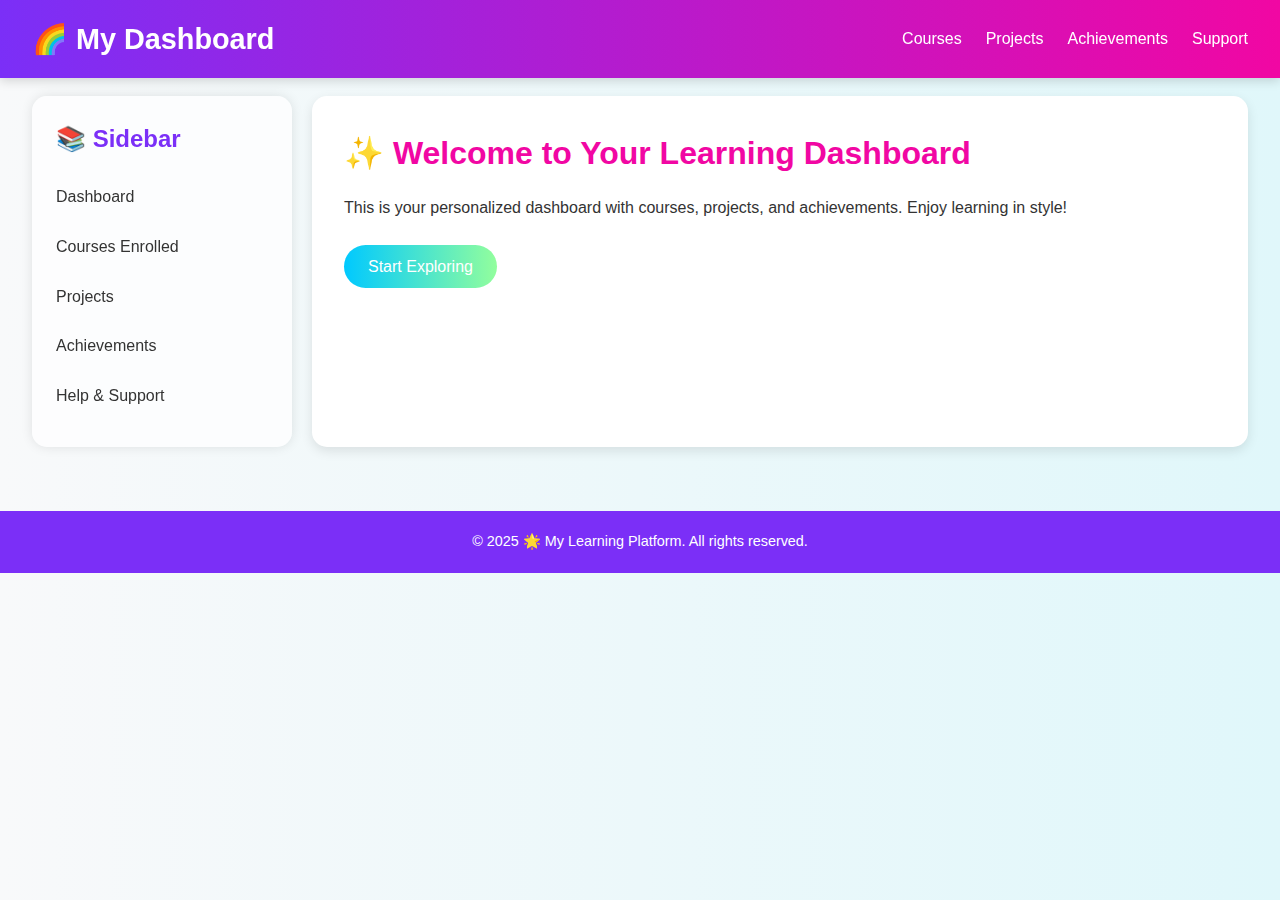
<file: index.html>
<!DOCTYPE html>
<html lang="en">
<head>
  <meta charset="UTF-8" />
  <meta name="viewport" content="width=device-width, initial-scale=1.0"/>
  <title>Beautiful Responsive Dashboard</title>
  <link rel="stylesheet" href="style.css"/>
</head>
<body>
  <header>
    <div class="logo">🌈 My Dashboard</div>
    <nav class="nav" id="nav">
      <ul class="nav-links">
        <li><a href="#">Courses</a></li>
        <li><a href="#">Projects</a></li>
        <li><a href="#">Achievements</a></li>
        <li><a href="#">Support</a></li>
      </ul>
      <div class="menu-toggle" onclick="toggleMenu()">☰</div>
    </nav>
  </header>

  <div class="container">
    <aside class="sidebar">
      <h2>📚 Sidebar</h2>
      <ul>
        <li>Dashboard</li>
        <li>Courses Enrolled</li>
        <li>Projects</li>
        <li>Achievements</li>
        <li>Help & Support</li>
      </ul>
    </aside>

    <main class="main-content">
      <h1>✨ Welcome to Your  Learning Dashboard</h1>
      <p>This is your personalized dashboard with courses, projects, and achievements. Enjoy learning in style!</p>
      <button class="cta-btn">Start Exploring</button>
    </main>
  </div>

  <footer>
    <p>&copy; 2025 🌟 My Learning Platform. All rights reserved.</p>
  </footer>

  <script>
    function toggleMenu() {
      const navLinks = document.querySelector('.nav-links');
      navLinks.classList.toggle('active');
    }
  </script>
</body>
</html>
</file>
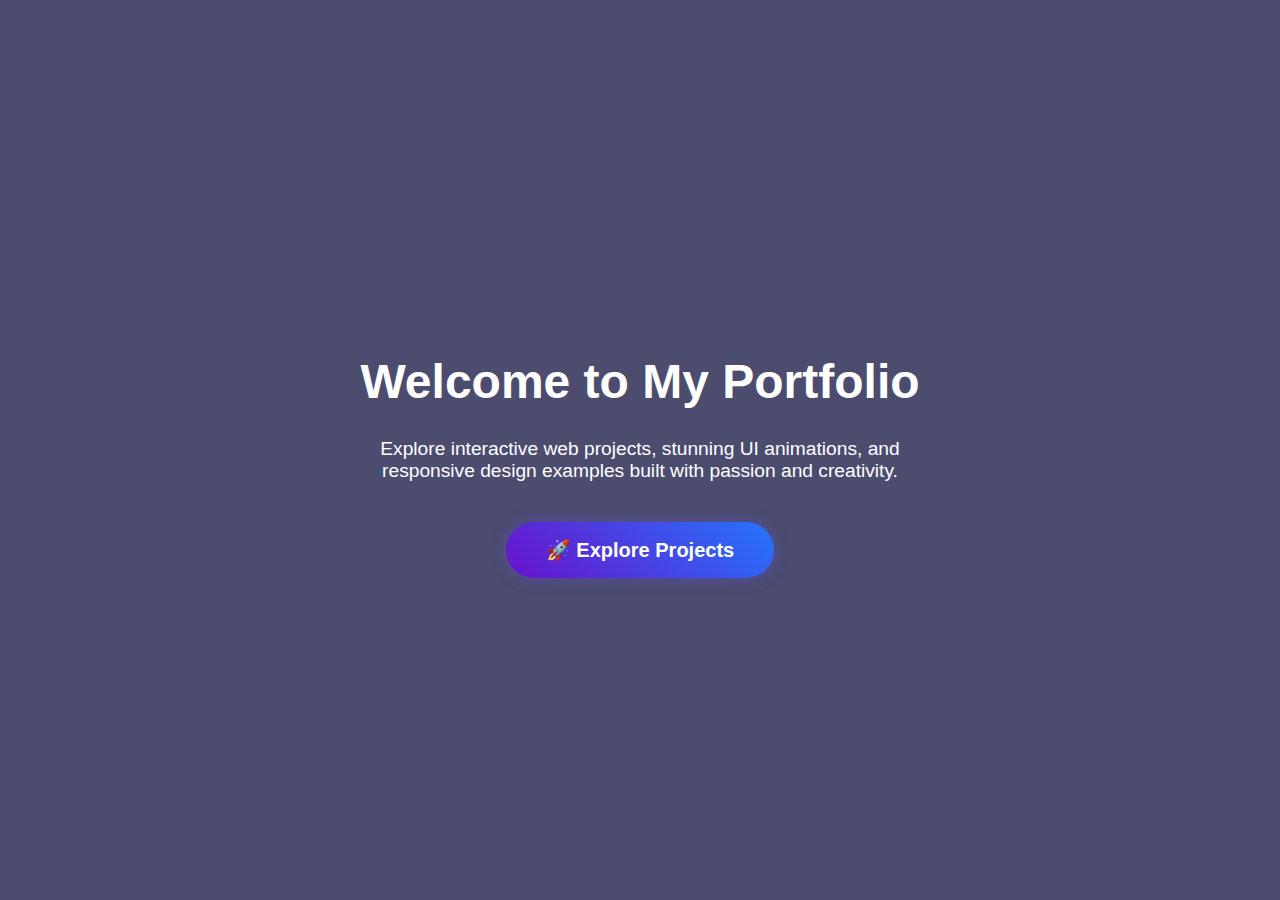
<file: ANIMATED_BUTTON.html>
<!DOCTYPE html>
<html lang="en">
<head>
  <meta charset="UTF-8">
  <title>Animated Button Showcase</title>
  <style>
    /* Set full-page background with gradient and image overlay */
    body {
      margin: 0;
      padding: 0;
      height: 100vh;
      background: linear-gradient(
        rgba(0, 0, 50, 0.7),
        rgba(0, 0, 50, 0.7)
      ), url('https://images.unsplash.com/photo-1507525428034-b723cf961d3e') no-repeat center center/cover;
      color: white;
      font-family: 'Segoe UI', sans-serif;
      display: flex;
      flex-direction: column;
      align-items: center;
      justify-content: center;
      text-align: center;
    }

    h1 {
      font-size: 3rem;
      margin-bottom: 10px;
    }

    p {
      font-size: 1.2rem;
      max-width: 600px;
      margin-bottom: 40px;
    }

    .fancy-button {
      padding: 16px 40px;
      font-size: 20px;
      font-weight: bold;
      border: none;
      border-radius: 50px;
      background: linear-gradient(45deg, #6a11cb, #2575fc);
      color: white;
      cursor: pointer;
      transition: all 0.4s ease;
      box-shadow: 0 0 15px rgba(101, 77, 255, 0.4);
      animation: pulse 2s infinite;
    }

    .fancy-button:hover {
      background: linear-gradient(45deg, #2575fc, #6a11cb);
      color: #fffacd;
      transform: scale(1.1);
      box-shadow: 0 0 25px rgba(101, 77, 255, 0.6);
    }

    @keyframes pulse {
      0% {
        box-shadow: 0 0 0 0 rgba(101, 77, 255, 0.5);
      }
      70% {
        box-shadow: 0 0 0 20px rgba(101, 77, 255, 0);
      }
      100% {
        box-shadow: 0 0 0 0 rgba(101, 77, 255, 0);
      }
    }
  </style>
</head>
<body>

  <h1>Welcome to My Portfolio</h1>
  <p>Explore interactive web projects, stunning UI animations, and responsive design examples built with passion and creativity.</p>
  <button class="fancy-button">🚀 Explore Projects</button>

</body>
</html>
</file>
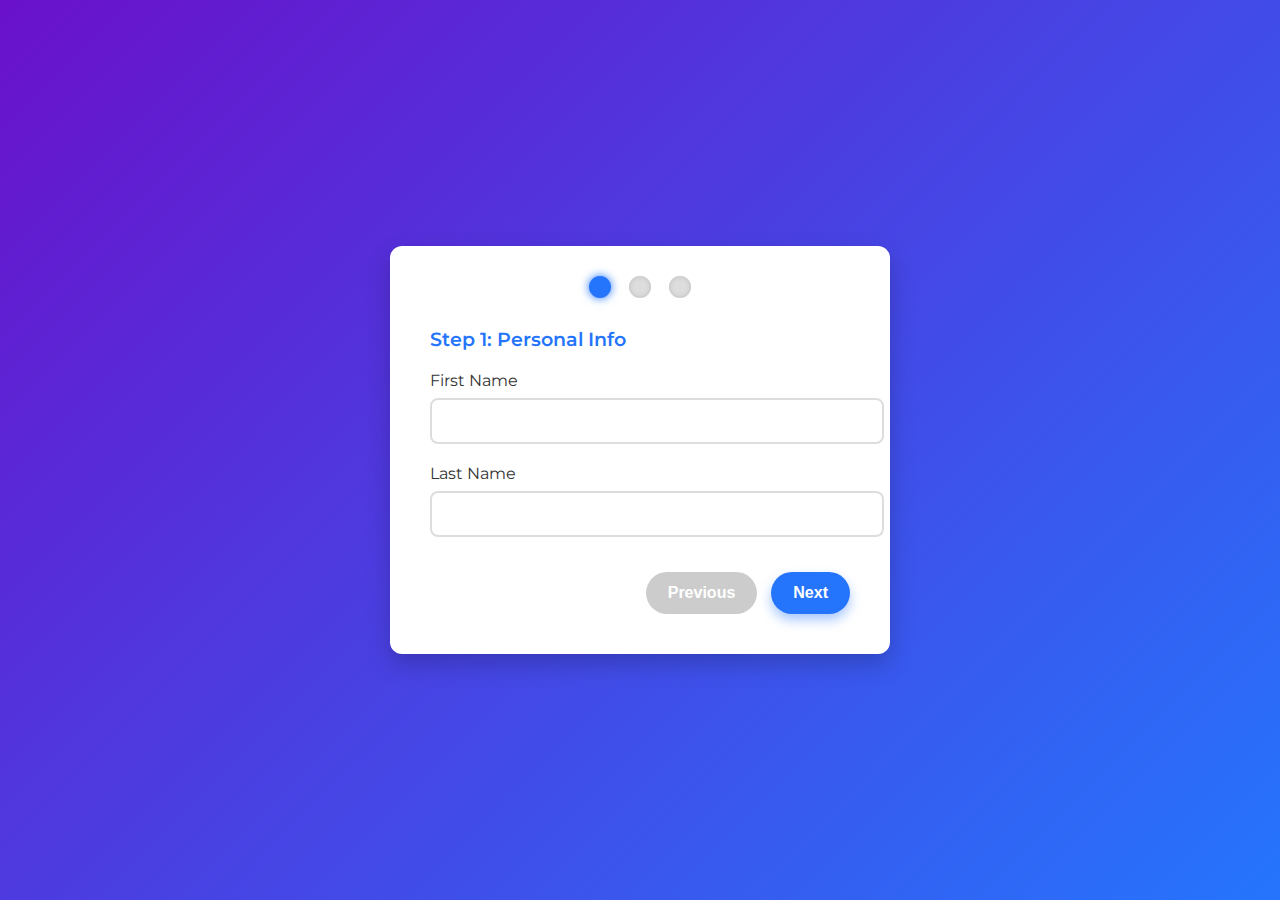
<file: stepperform.html>
<!DOCTYPE html>
<html lang="en" >
<head>
  <meta charset="UTF-8" />
  <meta name="viewport" content="width=device-width, initial-scale=1" />
  <title>Beautiful Stepper Form</title>
  <style>
    @import url('https://fonts.googleapis.com/css2?family=Montserrat:wght@400;600&display=swap');

    body {
      font-family: 'Montserrat', sans-serif;
      background: linear-gradient(135deg, #6a11cb 0%, #2575fc 100%);
      display: flex;
      justify-content: center;
      align-items: center;
      height: 100vh;
      margin: 0;
      color: #333;
    }

    .stepper-form {
      background: white;
      border-radius: 12px;
      max-width: 420px;
      width: 100%;
      padding: 30px 40px 40px 40px;
      box-shadow: 0 10px 25px rgba(0, 0, 0, 0.2);
      position: relative;
    }

    .stepper-form h3 {
      font-weight: 600;
      margin-bottom: 20px;
      color: #2575fc;
    }

    .step {
      display: none;
      animation: fadeIn 0.5s ease forwards;
    }
    .step.active {
      display: block;
    }

    input[type="text"],
    input[type="email"],
    input[type="tel"] {
      width: 100%;
      padding: 12px 15px;
      margin: 8px 0 20px 0;
      border: 2px solid #ddd;
      border-radius: 8px;
      font-size: 16px;
      transition: border-color 0.3s ease;
    }
    input[type="text"]:focus,
    input[type="email"]:focus,
    input[type="tel"]:focus {
      border-color: #2575fc;
      outline: none;
    }

    .buttons {
      text-align: right;
      margin-top: 15px;
    }
    button {
      background: #2575fc;
      border: none;
      color: white;
      padding: 12px 22px;
      margin-left: 10px;
      border-radius: 30px;
      font-size: 16px;
      font-weight: 600;
      cursor: pointer;
      box-shadow: 0 6px 12px rgba(37, 117, 252, 0.4);
      transition: background-color 0.3s ease, box-shadow 0.3s ease;
    }
    button:hover:not(:disabled) {
      background: #1b54c8;
      box-shadow: 0 8px 15px rgba(27, 84, 200, 0.6);
    }
    button:disabled {
      background: #ccc;
      cursor: not-allowed;
      box-shadow: none;
    }

    /* Step indicators */
    .step-indicators {
      display: flex;
      justify-content: center;
      margin-bottom: 30px;
      gap: 18px;
    }
    .step-indicator {
      width: 22px;
      height: 22px;
      border-radius: 50%;
      background: #ddd;
      box-shadow: inset 0 0 5px #bbb;
      transition: background-color 0.3s ease, box-shadow 0.3s ease;
      position: relative;
    }
    .step-indicator.active {
      background: #2575fc;
      box-shadow: 0 0 10px #2575fc;
    }
    .step-indicator.completed {
      background: #4caf50;
      box-shadow: 0 0 12px #4caf50;
    }

    /* Fade in animation */
    @keyframes fadeIn {
      from {opacity: 0; transform: translateY(15px);}
      to {opacity: 1; transform: translateY(0);}
    }

    /* Summary box */
    #summary {
      background: #f5f8ff;
      padding: 18px 20px;
      border-radius: 10px;
      border: 1.5px solid #2575fc;
      font-size: 16px;
      color: #111;
      line-height: 1.4;
    }
  </style>
</head>
<body>
  <div class="stepper-form" role="form" aria-label="Multi-step form">
    <div class="step-indicators" aria-live="polite">
      <span class="step-indicator active" aria-current="step" aria-label="Step 1"></span>
      <span class="step-indicator" aria-label="Step 2"></span>
      <span class="step-indicator" aria-label="Step 3"></span>
    </div>

    <form id="myForm" novalidate>

      <div class="step active" aria-hidden="false">
        <h3>Step 1: Personal Info</h3>
        <label for="fname">First Name</label>
        <input type="text" id="fname" name="fname" required autocomplete="given-name" />
        <label for="lname">Last Name</label>
        <input type="text" id="lname" name="lname" required autocomplete="family-name" />
      </div>

      <div class="step" aria-hidden="true">
        <h3>Step 2: Contact Info</h3>
        <label for="email">Email</label>
        <input type="email" id="email" name="email" required autocomplete="email" />
        <label for="phone">Phone Number</label>
        <input type="tel" id="phone" name="phone" autocomplete="tel" />
      </div>

      <div class="step" aria-hidden="true">
        <h3>Step 3: Confirm</h3>
        <p>Please review your information before submitting.</p>
        <div id="summary" aria-live="polite"></div>
      </div>

      <div class="buttons">
        <button type="button" id="prevBtn" disabled>Previous</button>
        <button type="button" id="nextBtn">Next</button>
      </div>

    </form>
  </div>

  <script>
    const steps = document.querySelectorAll('.step');
    const indicators = document.querySelectorAll('.step-indicator');
    const prevBtn = document.getElementById('prevBtn');
    const nextBtn = document.getElementById('nextBtn');
    const form = document.getElementById('myForm');
    const summaryDiv = document.getElementById('summary');

    let currentStep = 0;

    function showStep(step) {
      steps.forEach((s, i) => {
        s.classList.toggle('active', i === step);
        s.setAttribute('aria-hidden', i === step ? 'false' : 'true');
      });
      indicators.forEach((ind, i) => {
        ind.classList.remove('active', 'completed');
        if(i < step) ind.classList.add('completed');
        else if(i === step) ind.classList.add('active');
      });
      prevBtn.disabled = step === 0;
      nextBtn.textContent = step === steps.length - 1 ? 'Submit' : 'Next';

      if(step === steps.length -1) {
        fillSummary();
      }
    }

    function fillSummary() {
      const fname = form.fname.value.trim();
      const lname = form.lname.value.trim();
      const email = form.email.value.trim();
      const phone = form.phone.value.trim();
      summaryDiv.innerHTML = `
        <strong>First Name:</strong> ${fname || '(Not provided)'}<br />
        <strong>Last Name:</strong> ${lname || '(Not provided)'}<br />
        <strong>Email:</strong> ${email || '(Not provided)'}<br />
        <strong>Phone:</strong> ${phone || '(Not provided)'}
      `;
    }

    function validateStep(step) {
      const inputs = steps[step].querySelectorAll('input');
      for(let input of inputs) {
        if(!input.checkValidity()) {
          input.reportValidity();
          return false;
        }
      }
      return true;
    }

    prevBtn.addEventListener('click', () => {
      if(currentStep > 0) {
        currentStep--;
        showStep(currentStep);
      }
    });

    nextBtn.addEventListener('click', () => {
      if(currentStep === steps.length -1) {
        if(form.checkValidity()) {
          alert('Form submitted successfully!');
          form.reset();
          currentStep = 0;
          showStep(currentStep);
        } else {
          form.reportValidity();
        }
        return;
      }

      if(validateStep(currentStep)) {
        currentStep++;
        showStep(currentStep);
      }
    });

    // Initialize
    showStep(currentStep);
  </script>
</body>
</html>
</file>
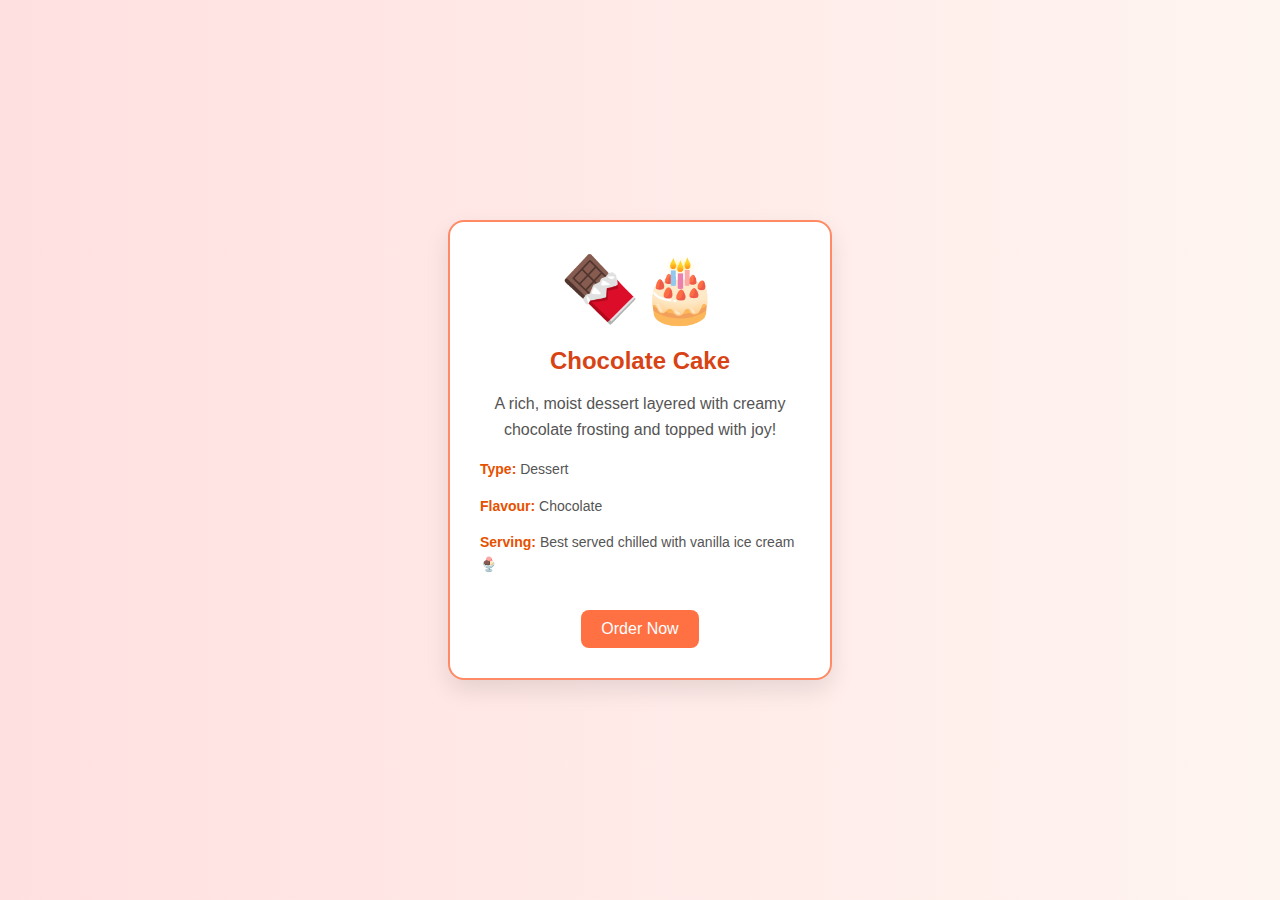
<file: Styled_Box.html>
<!DOCTYPE html>
<html lang="en">
<head>
  <meta charset="UTF-8" />
  <title>Delicious Dessert Card</title>
  <style>
    body {
      margin: 0;
      padding: 0;
      font-family: 'Segoe UI', Tahoma, Geneva, Verdana, sans-serif;
      background: linear-gradient(to right, #ffe0e0, #fff5f0);
      display: flex;
      justify-content: center;
      align-items: center;
      height: 100vh;
    }

    .dessert-card {
      background-color: #ffffff;
      border: 2px solid #ff8a65;
      padding: 30px;
      margin: 20px;
      border-radius: 16px;
      box-shadow: 0 10px 25px rgba(0, 0, 0, 0.1);
      width: 320px;
      text-align: center;
      transition: all 0.3s ease-in-out;
    }

    .dessert-card:hover {
      transform: scale(1.05);
      box-shadow: 0 15px 35px rgba(0, 0, 0, 0.2);
      background-color: #fff0e6;
    }

    .emoji {
      font-size: 64px;
      margin-bottom: 20px;
    }

    h2 {
      color: #d84315;
      margin-bottom: 10px;
    }

    p {
      color: #555;
      line-height: 1.6;
    }

    .info {
      margin-top: 15px;
      text-align: left;
      font-size: 14px;
    }

    .info strong {
      color: #e65100;
    }

    .button {
      display: inline-block;
      margin-top: 20px;
      padding: 10px 20px;
      background-color: #ff7043;
      color: white;
      border: none;
      border-radius: 8px;
      cursor: pointer;
      transition: background-color 0.3s;
      text-decoration: none;
    }

    .button:hover {
      background-color: #f4511e;
    }
  </style>
</head>
<body>
  <div class="dessert-card">
    <div class="emoji">🍫🎂</div>
    <h2>Chocolate Cake</h2>
    <p>A rich, moist dessert layered with creamy chocolate frosting and topped with joy!</p>
    <div class="info">
      <p><strong>Type:</strong> Dessert</p>
      <p><strong>Flavour:</strong> Chocolate</p>
      <p><strong>Serving:</strong> Best served chilled with vanilla ice cream 🍨</p>
    </div>
    <a href="#" class="button">Order Now</a>
  </div>
</body>
</html>
</file>
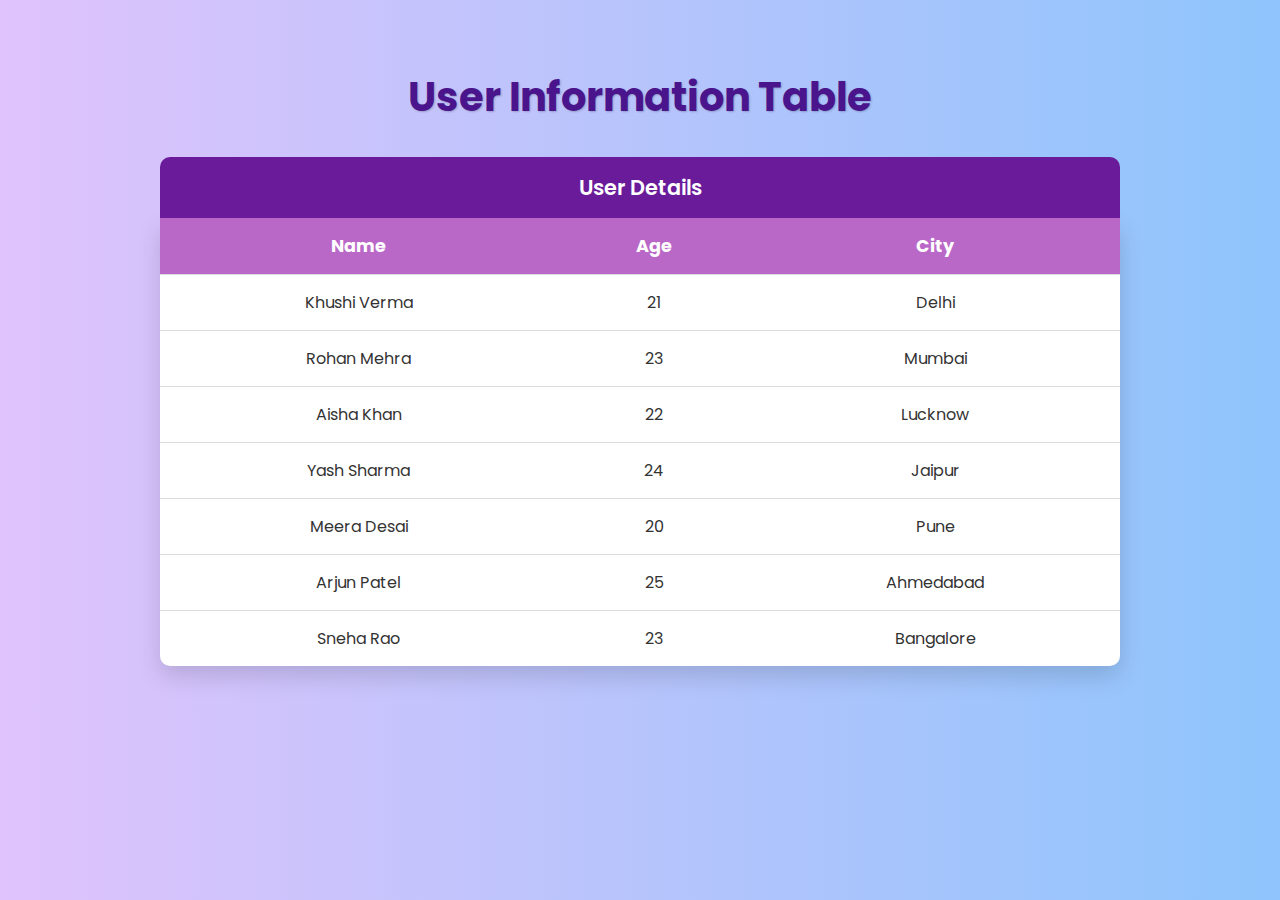
<file: userinfomationform.html>
<!DOCTYPE html>
<html lang="en">
<head>
  <meta charset="UTF-8">
  <meta name="viewport" content="width=device-width, initial-scale=1.0">
  <title>Basic HTML Table</title>
  <link href="https://fonts.googleapis.com/css2?family=Poppins:wght@400;600&display=swap" rel="stylesheet">
  <style>
    body {
      margin: 0;
      padding: 40px;
      font-family: 'Poppins', sans-serif;
      background: linear-gradient(to right, #e0c3fc, #8ec5fc);
      color: #333;
    }

    h1 {
      text-align: center;
      font-size: 2.5rem;
      margin-bottom: 30px;
      color: #4a148c;
      text-shadow: 1px 1px 2px rgba(0, 0, 0, 0.2);
    }

    table {
      width: 80%;
      margin: auto;
      border-collapse: collapse;
      background-color: white;
      border-radius: 10px;
      overflow: hidden;
      box-shadow: 0 10px 25px rgba(0, 0, 0, 0.15);
    }

    caption {
      padding: 15px;
      font-size: 1.3rem;
      font-weight: 600;
      background-color: #6a1b9a;
      color: white;
    }

    th, td {
      padding: 15px;
      text-align: center;
      border-bottom: 1px solid #ddd;
      transition: background-color 0.3s ease;
    }

    th {
      background-color: #ba68c8;
      color: white;
      font-size: 1.1rem;
    }

    tr:hover {
      background-color: #f3e5f5;
    }

    tr:last-child td {
      border-bottom: none;
    }
  </style>
</head>
<body>

  <h1>User Information Table</h1>

  <table>
    <caption>User Details</caption>
    <tr>
      <th>Name</th>
      <th>Age</th>
      <th>City</th>
    </tr>
    <tr>
      <td>Khushi Verma</td>
      <td>21</td>
      <td>Delhi</td>
    </tr>
    <tr>
      <td>Rohan Mehra</td>
      <td>23</td>
      <td>Mumbai</td>
    </tr>
    <tr>
      <td>Aisha Khan</td>
      <td>22</td>
      <td>Lucknow</td>
    </tr>
    <tr>
      <td>Yash Sharma</td>
      <td>24</td>
      <td>Jaipur</td>
    </tr>
    <tr>
      <td>Meera Desai</td>
      <td>20</td>
      <td>Pune</td>
    </tr>
    <tr>
      <td>Arjun Patel</td>
      <td>25</td>
      <td>Ahmedabad</td>
    </tr>
    <tr>
      <td>Sneha Rao</td>
      <td>23</td>
      <td>Bangalore</td>
    </tr>
  </table>

</body>
</html>
</file>
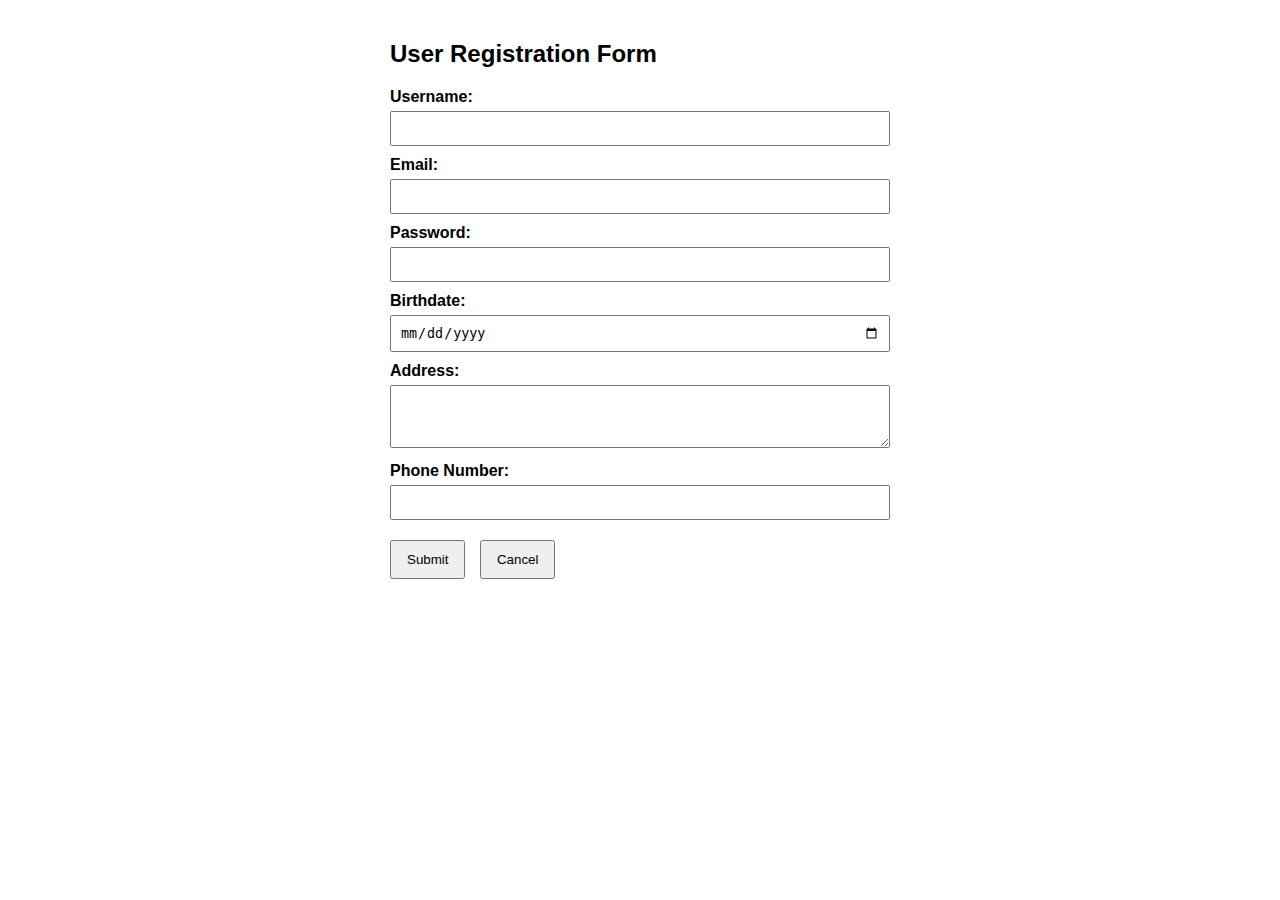
<file: userregistarationform.html>
<!DOCTYPE html>
<html lang="en">
<head>
  <meta charset="UTF-8">
  <title>User Registration Form</title>
  <style>
    body {
      font-family: Arial, sans-serif;
      padding: 20px;
      max-width: 500px;
      margin: auto;
    }
    label {
      display: block;
      margin-top: 10px;
      font-weight: bold;
    }
    input, textarea {
      width: 100%;
      padding: 8px;
      margin-top: 5px;
      box-sizing: border-box;
    }
    .buttons {
      margin-top: 20px;
    }
    button {
      padding: 10px 15px;
      margin-right: 10px;
      cursor: pointer;
    }
  </style>
</head>
<body>

  <h2>User Registration Form</h2>
  <form action="#" method="post">
    <label for="username">Username:</label>
    <input type="text" id="username" name="username" required>

    <label for="email">Email:</label>
    <input type="email" id="email" name="email" required>

    <label for="password">Password:</label>
    <input type="password" id="password" name="password" required>

    <label for="birthdate">Birthdate:</label>
    <input type="date" id="birthdate" name="birthdate" required>

    <label for="address">Address:</label>
    <textarea id="address" name="address" rows="3" required></textarea>

    <label for="phone">Phone Number:</label>
    <input type="tel" id="phone" name="phone" pattern="[0-9]{10}" required>

    <div class="buttons">
      <button type="submit">Submit</button>
      <button type="reset">Cancel</button>
    </div>
  </form>

</body>
</html>
</file>
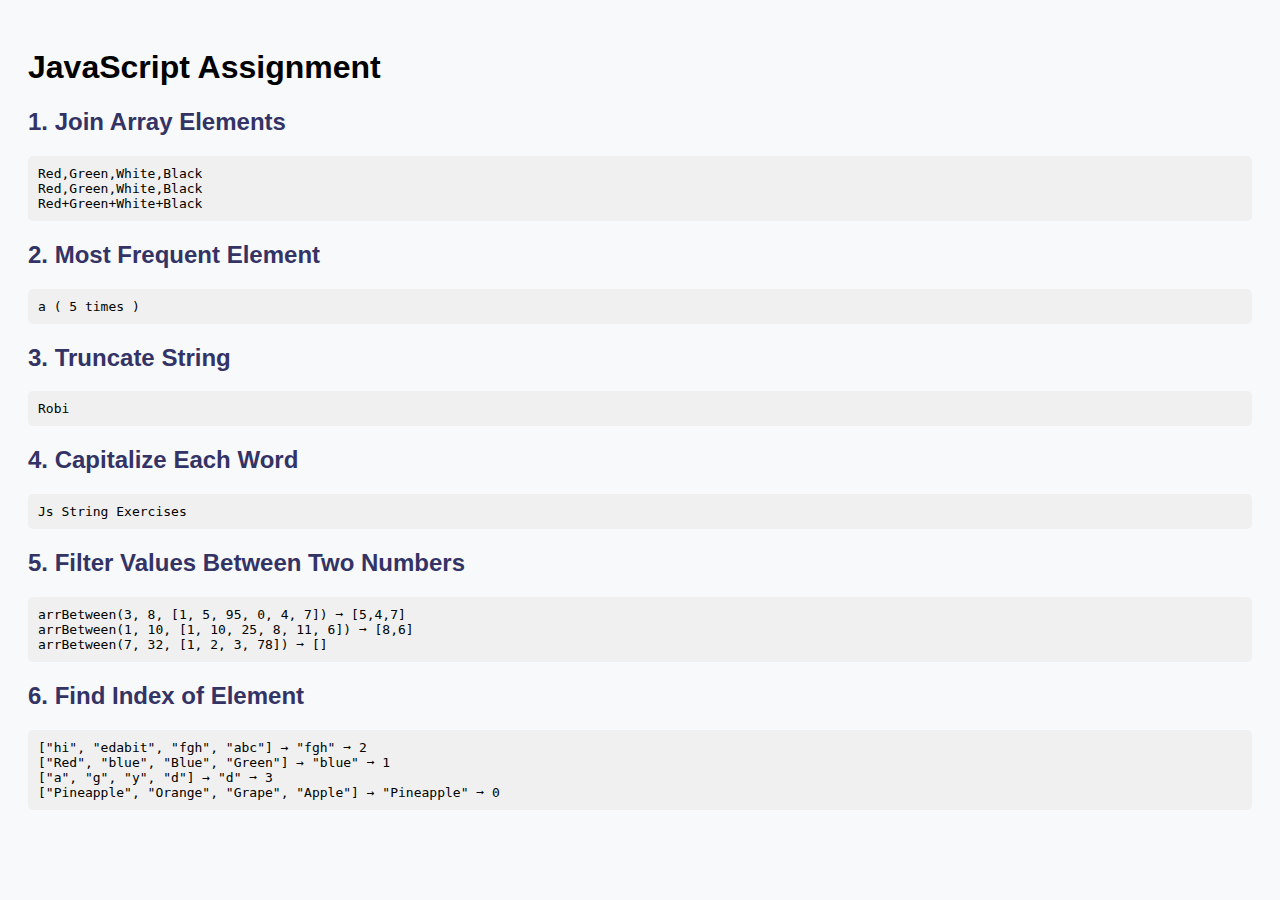
<file: week7.html>
<!DOCTYPE html>
<html lang="en">
<head>
  <meta charset="UTF-8">
  <title>JavaScript Assignment</title>
  <style>
    body { font-family: Arial, sans-serif; padding: 20px; background: #f8f9fa; }
    h2 { color: #333366; }
    pre { background: #f0f0f0; padding: 10px; border-radius: 5px; }
  </style>
</head>
<body>

  <h1>JavaScript Assignment</h1>

  <h2>1. Join Array Elements</h2>
  <pre id="joinOutput"></pre>

  <h2>2. Most Frequent Element</h2>
  <pre id="freqOutput"></pre>

  <h2>3. Truncate String</h2>
  <pre id="truncateOutput"></pre>

  <h2>4. Capitalize Each Word</h2>
  <pre id="capitalizeOutput"></pre>

  <h2>5. Filter Values Between Two Numbers</h2>
  <pre id="betweenOutput"></pre>

  <h2>6. Find Index of Element</h2>
  <pre id="indexOutput"></pre>

  <script>
    // 1. Join Array Elements
    let myColor = ["Red", "Green", "White", "Black"];
    let joinResult = myColor.join() + "\n" + myColor.join(',') + "\n" + myColor.join('+');
    document.getElementById('joinOutput').innerText = joinResult;

    // 2. Most Frequent Element
    let arr1 = [3, 'a', 'a', 'a', 2, 3, 'a', 3, 'a', 2, 4, 9, 3];
    function mostFrequent(arr) {
      let freq = {};
      let maxCount = 0;
      let maxItem = null;
      for (let item of arr) {
        freq[item] = (freq[item] || 0) + 1;
        if (freq[item] > maxCount) {
          maxCount = freq[item];
          maxItem = item;
        }
      }
      return `${maxItem} ( ${maxCount} times )`;
    }
    document.getElementById('freqOutput').innerText = mostFrequent(arr1);

    // 3. Truncate String
    function truncateString(str, num) {
      return str.slice(0, num);
    }
    document.getElementById('truncateOutput').innerText = truncateString("Robin Singh", 4); // "Robi"

    // 4. Capitalize Words
    function capitalizeWords(str) {
      return str.split(' ')
                .map(word => word.charAt(0).toUpperCase() + word.slice(1))
                .join(' ');
    }
    document.getElementById('capitalizeOutput').innerText = capitalizeWords('js string exercises');

    // 5. Filter Between Two Numbers
    function arrBetween(a, b, arr) {
      return arr.filter(num => num > a && num < b);
    }
    let betweenText = '';
    betweenText += 'arrBetween(3, 8, [1, 5, 95, 0, 4, 7]) ➞ ' + JSON.stringify(arrBetween(3, 8, [1, 5, 95, 0, 4, 7])) + "\n";
    betweenText += 'arrBetween(1, 10, [1, 10, 25, 8, 11, 6]) ➞ ' + JSON.stringify(arrBetween(1, 10, [1, 10, 25, 8, 11, 6])) + "\n";
    betweenText += 'arrBetween(7, 32, [1, 2, 3, 78]) ➞ ' + JSON.stringify(arrBetween(7, 32, [1, 2, 3, 78]));
    document.getElementById('betweenOutput').innerText = betweenText;

    // 6. Find Index
    function findIndex(arr, val) {
      return arr.indexOf(val);
    }
    let indexText = '';
    indexText += '["hi", "edabit", "fgh", "abc"] → "fgh" ➞ ' + findIndex(["hi", "edabit", "fgh", "abc"], "fgh") + "\n";
    indexText += '["Red", "blue", "Blue", "Green"] → "blue" ➞ ' + findIndex(["Red", "blue", "Blue", "Green"], "blue") + "\n";
    indexText += '["a", "g", "y", "d"] → "d" ➞ ' + findIndex(["a", "g", "y", "d"], "d") + "\n";
    indexText += '["Pineapple", "Orange", "Grape", "Apple"] → "Pineapple" ➞ ' + findIndex(["Pineapple", "Orange", "Grape", "Apple"], "Pineapple");
    document.getElementById('indexOutput').innerText = indexText;
  </script>

</body>
</html>
</file>
<file: style.css>
/* Reset and Base */
* {
  box-sizing: border-box;
  margin: 0;
  padding: 0;
}

body {
  font-family: 'Poppins', sans-serif;
  background: linear-gradient(to right, #f8f9fa, #e0f7fa);
  color: #333;
  line-height: 1.6;
  min-height: 100vh;
}

/* HEADER */
header {
  background: linear-gradient(90deg, #7b2ff7, #f107a3);
  color: white;
  padding: 1rem 2rem;
  position: fixed;
  width: 100%;
  z-index: 1000;
  display: flex;
  justify-content: space-between;
  align-items: center;
  box-shadow: 0 3px 10px rgba(0,0,0,0.15);
}

.logo {
  font-size: 1.8rem;
  font-weight: bold;
}

.nav .nav-links {
  list-style: none;
  display: flex;
  gap: 1.5rem;
}

.nav .nav-links a {
  color: white;
  text-decoration: none;
  font-weight: 500;
  transition: all 0.3s ease;
}

.nav .nav-links a:hover {
  color: #ffe600;
}

.menu-toggle {
  display: none;
  font-size: 2rem;
  cursor: pointer;
  color: white;
}

/* GRID CONTAINER */
.container {
  display: grid;
  grid-template-columns: 260px 1fr;
  gap: 20px;
  padding: 6rem 2rem 2rem 2rem;
}

/* SIDEBAR */
.sidebar {
  background: rgba(255, 255, 255, 0.7);
  backdrop-filter: blur(12px);
  padding: 1.5rem;
  border-radius: 15px;
  box-shadow: 0 0 12px rgba(0, 0, 0, 0.1);
}

.sidebar h2 {
  margin-bottom: 1rem;
  color: #7b2ff7;
}

.sidebar ul {
  list-style: none;
}

.sidebar li {
  padding: 0.6rem 0;
  margin: 5px 0;
  border-radius: 8px;
  cursor: pointer;
  transition: background 0.3s;
}

.sidebar li:hover {
  background-color: #e1f5fe;
}

/* MAIN CONTENT */
.main-content {
  background: white;
  padding: 2rem;
  border-radius: 15px;
  box-shadow: 0 4px 12px rgba(0,0,0,0.1);
  animation: fadeIn 1s ease-in;
}

.main-content h1 {
  color: #f107a3;
  margin-bottom: 1rem;
}

.cta-btn {
  margin-top: 1.5rem;
  padding: 0.8rem 1.5rem;
  background: linear-gradient(to right, #00c9ff, #92fe9d);
  border: none;
  color: white;
  font-size: 1rem;
  border-radius: 25px;
  cursor: pointer;
  transition: transform 0.2s ease;
}

.cta-btn:hover {
  transform: scale(1.05);
}

footer {
  text-align: center;
  padding: 1.2rem;
  background: #7b2ff7;
  color: white;
  margin-top: 2rem;
  font-size: 0.9rem;
}

/* Mobile Styles */
@media (max-width: 768px) {
  .container {
    grid-template-columns: 1fr;
  }

  .nav .nav-links {
    display: none;
    flex-direction: column;
    position: absolute;
    top: 65px;
    right: 20px;
    background: #6a1b9a;
    padding: 1rem;
    border-radius: 10px;
    box-shadow: 0 3px 10px rgba(0,0,0,0.2);
  }

  .nav .nav-links.active {
    display: flex;
  }

  .menu-toggle {
    display: block;
  }

  .sidebar {
    display: none;
  }
}

/* Animations */
@keyframes fadeIn {
  from { opacity: 0; transform: translateY(20px); }
  to { opacity: 1; transform: translateY(0); }
}
</file>
